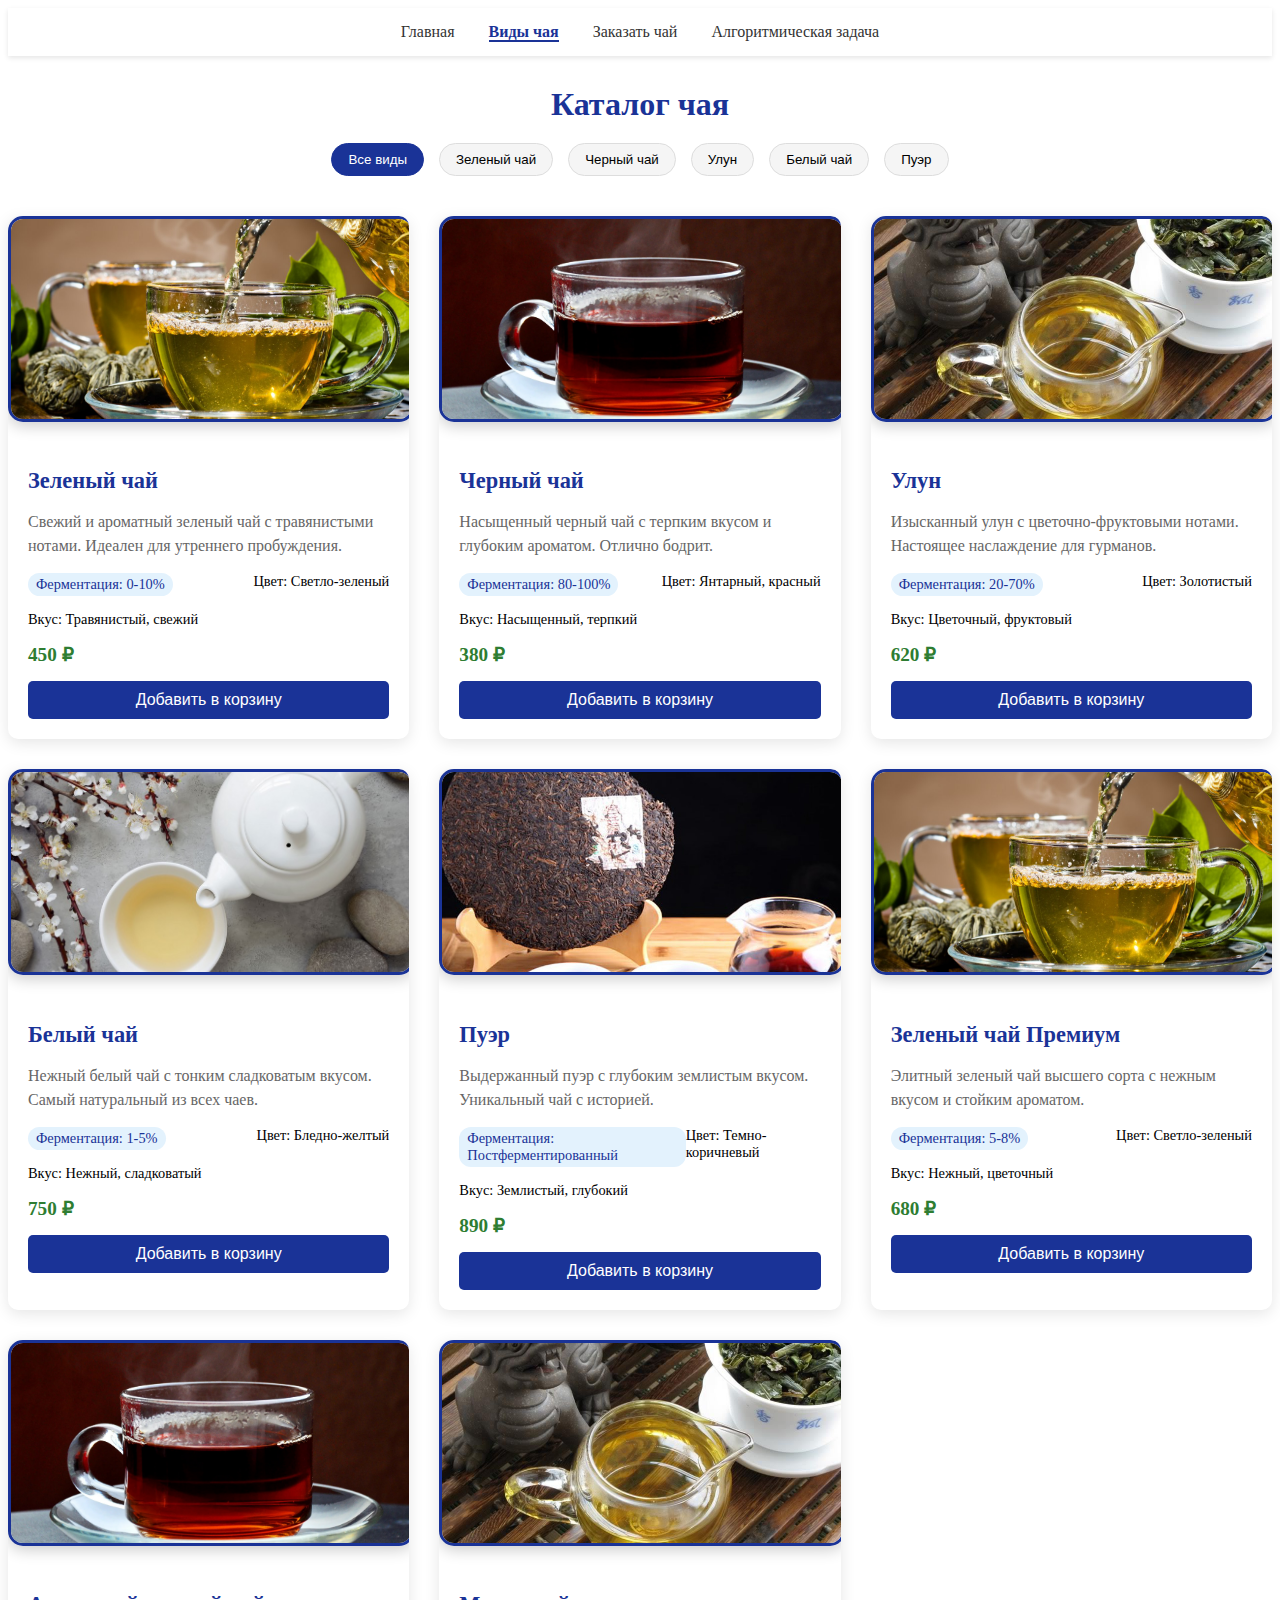
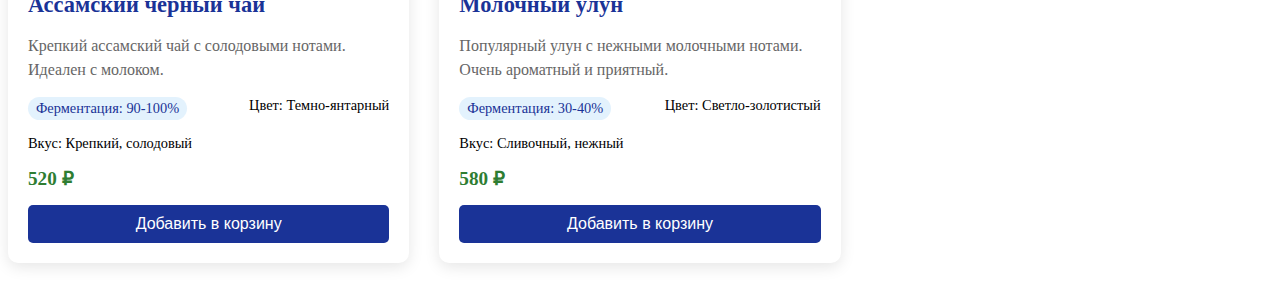
<file: index.html>
<!DOCTYPE html>
<html lang="ru">
<head>
    <meta charset="UTF-8">
    <meta name="viewport" content="width=device-width, initial-scale=1.0">
    <title>Чайная коллекция - Виды чая</title>
    <link rel="stylesheet" href="passport-image.css">
    <style>
        .tea-catalog {
            display: grid;
            grid-template-columns: repeat(auto-fill, minmax(300px, 1fr));
            gap: 30px;
            padding: 20px 0;
        }
        
        .tea-card {
            background: white;
            border-radius: 10px;
            overflow: hidden;
            box-shadow: 0 4px 15px rgba(0,0,0,0.1);
        }
        
        .tea-image {
            width: 100%;
            height: 200px;
            object-fit: cover;
        }
        
        .tea-info {
            padding: 20px;
        }
        
        .tea-name {
            font-size: 1.4rem;
            color: #1A3397;
            margin-bottom: 10px;
        }
        
        .tea-description {
            color: #666;
            margin-bottom: 15px;
            line-height: 1.5;
        }
        
        .tea-details {
            display: flex;
            justify-content: space-between;
            margin-bottom: 15px;
            font-size: 0.9rem;
        }
        
        .fermentation {
            background: #e3f2fd;
            padding: 3px 8px;
            border-radius: 12px;
            color: #1A3397;
        }
        
        .tea-price {
            font-size: 1.2rem;
            font-weight: bold;
            color: #2e7d32;
            margin-bottom: 15px;
        }
        
        .add-to-cart {
            background: #1A3397;
            color: white;
            border: none;
            padding: 10px 20px;
            border-radius: 5px;
            cursor: pointer;
            width: 100%;
            font-size: 1rem;
        }
        
        .cart-notification {
            position: fixed;
            top: 20px;
            right: 20px;
            background: #4caf50;
            color: white;
            padding: 15px 25px;
            border-radius: 5px;
            box-shadow: 0 4px 12px rgba(0,0,0,0.15);
            transform: translateX(150%);
            transition: transform 0.3s;
            z-index: 1000;
        }
        
        .cart-notification.show {
            transform: translateX(0);
        }
        
        .filter-container {
            display: flex;
            justify-content: center;
            gap: 15px;
            margin: 20px 0;
            flex-wrap: wrap;
        }
        
        .filter-btn {
            background: #f5f5f5;
            border: 1px solid #ddd;
            padding: 8px 16px;
            border-radius: 20px;
            cursor: pointer;
        }
        
        .filter-btn.active {
            background: #1A3397;
            color: white;
            border-color: #1A3397;
        }
        
        .page-title {
            text-align: center;
            margin: 30px 0;
            color: #1A3397;
        }
    </style>
</head>
<body>
    <nav style="background: #ffffff;">
        <a href="index1.html">Главная</a>
        <a href="index.html" class="active">Виды чая</a>
        <a href="form.html">Заказать чай</a>
        <a href="algorithm.html">Алгоритмическая задача</a>
    </nav>

    <div class="container">
        <h1 class="page-title">Каталог чая</h1>
        
        <div class="filter-container">
            <button class="filter-btn active" data-filter="all">Все виды</button>
            <button class="filter-btn" data-filter="green">Зеленый чай</button>
            <button class="filter-btn" data-filter="black">Черный чай</button>
            <button class="filter-btn" data-filter="oolong">Улун</button>
            <button class="filter-btn" data-filter="white">Белый чай</button>
            <button class="filter-btn" data-filter="puer">Пуэр</button>
        </div>
        
        <div class="tea-catalog" id="teaCatalog">
         
        </div>
    </div>
    
    <div class="cart-notification" id="cartNotification">
        Чай добавлен в корзину!
    </div>

    <script>
       
        const teas = [
            {
                id: 1,
                name: "Зеленый чай",
                type: "green",
                image: "green-tea.jpg",
                description: "Свежий и ароматный зеленый чай с травянистыми нотами. Идеален для утреннего пробуждения.",
                fermentation: "0-10%",
                color: "Светло-зеленый",
                taste: "Травянистый, свежий",
                price: 450
            },
            {
                id: 2,
                name: "Черный чай",
                type: "black",
                image: "black-tea.jpg",
                description: "Насыщенный черный чай с терпким вкусом и глубоким ароматом. Отлично бодрит.",
                fermentation: "80-100%",
                color: "Янтарный, красный",
                taste: "Насыщенный, терпкий",
                price: 380
            },
            {
                id: 3,
                name: "Улун",
                type: "oolong",
                image: "oolong-tea.jpg",
                description: "Изысканный улун с цветочно-фруктовыми нотами. Настоящее наслаждение для гурманов.",
                fermentation: "20-70%",
                color: "Золотистый",
                taste: "Цветочный, фруктовый",
                price: 620
            },
            {
                id: 4,
                name: "Белый чай",
                type: "white",
                image: "white-tea.jpg",
                description: "Нежный белый чай с тонким сладковатым вкусом. Самый натуральный из всех чаев.",
                fermentation: "1-5%",
                color: "Бледно-желтый",
                taste: "Нежный, сладковатый",
                price: 750
            },
            {
                id: 5,
                name: "Пуэр",
                type: "puer",
                image: "puer-tea.jpg",
                description: "Выдержанный пуэр с глубоким землистым вкусом. Уникальный чай с историей.",
                fermentation: "Постферментированный",
                color: "Темно-коричневый",
                taste: "Землистый, глубокий",
                price: 890
            },
            {
                id: 6,
                name: "Зеленый чай Премиум",
                type: "green",
                image: "green-tea.jpg",
                description: "Элитный зеленый чай высшего сорта с нежным вкусом и стойким ароматом.",
                fermentation: "5-8%",
                color: "Светло-зеленый",
                taste: "Нежный, цветочный",
                price: 680
            },
            {
                id: 7,
                name: "Ассамский черный чай",
                type: "black",
                image: "black-tea.jpg",
                description: "Крепкий ассамский чай с солодовыми нотами. Идеален с молоком.",
                fermentation: "90-100%",
                color: "Темно-янтарный",
                taste: "Крепкий, солодовый",
                price: 520
            },
            {
                id: 8,
                name: "Молочный улун",
                type: "oolong",
                image: "oolong-tea.jpg",
                description: "Популярный улун с нежными молочными нотами. Очень ароматный и приятный.",
                fermentation: "30-40%",
                color: "Светло-золотистый",
                taste: "Сливочный, нежный",
                price: 580
            }
        ];

        
        function renderTeas(teasToRender) {
            const catalog = document.getElementById('teaCatalog');
            catalog.innerHTML = '';
            
            teasToRender.forEach(tea => {
                const teaCard = document.createElement('div');
                teaCard.className = 'tea-card';
                teaCard.dataset.type = tea.type;
                
                teaCard.innerHTML = `
                    <img src="${tea.image}" alt="${tea.name}" class="tea-image">
                    <div class="tea-info">
                        <h3 class="tea-name">${tea.name}</h3>
                        <p class="tea-description">${tea.description}</p>
                        <div class="tea-details">
                            <span class="fermentation">Ферментация: ${tea.fermentation}</span>
                            <span>Цвет: ${tea.color}</span>
                        </div>
                        <div class="tea-details">
                            <span>Вкус: ${tea.taste}</span>
                        </div>
                        <div class="tea-price">${tea.price} ₽</div>
                        <button class="add-to-cart" data-id="${tea.id}">Добавить в корзину</button>
                    </div>
                `;
                
                catalog.appendChild(teaCard);
            });
            

            document.querySelectorAll('.add-to-cart').forEach(button => {
                button.addEventListener('click', function() {
                    const teaId = this.getAttribute('data-id');
                    addToCart(teaId);
                });
            });
        }

       
        function addToCart(teaId) {
            const notification = document.getElementById('cartNotification');
            notification.classList.add('show');
            
            setTimeout(() => {
                notification.classList.remove('show');
            }, 2000);
            
           
            console.log(`Чай с ID ${teaId} добавлен в корзину`);
        }

    
        function filterTeas(filter) {
            const filterButtons = document.querySelectorAll('.filter-btn');
            filterButtons.forEach(btn => {
                if (btn.getAttribute('data-filter') === filter) {
                    btn.classList.add('active');
                } else {
                    btn.classList.remove('active');
                }
            });
            
            if (filter === 'all') {
                renderTeas(teas);
            } else {
                const filteredTeas = teas.filter(tea => tea.type === filter);
                renderTeas(filteredTeas);
            }
        }

       
        document.addEventListener('DOMContentLoaded', function() {
            renderTeas(teas);
            
            document.querySelectorAll('.filter-btn').forEach(button => {
                button.addEventListener('click', function() {
                    const filter = this.getAttribute('data-filter');
                    filterTeas(filter);
                });
            });
        });
    </script>
</body>
</html>
</file>
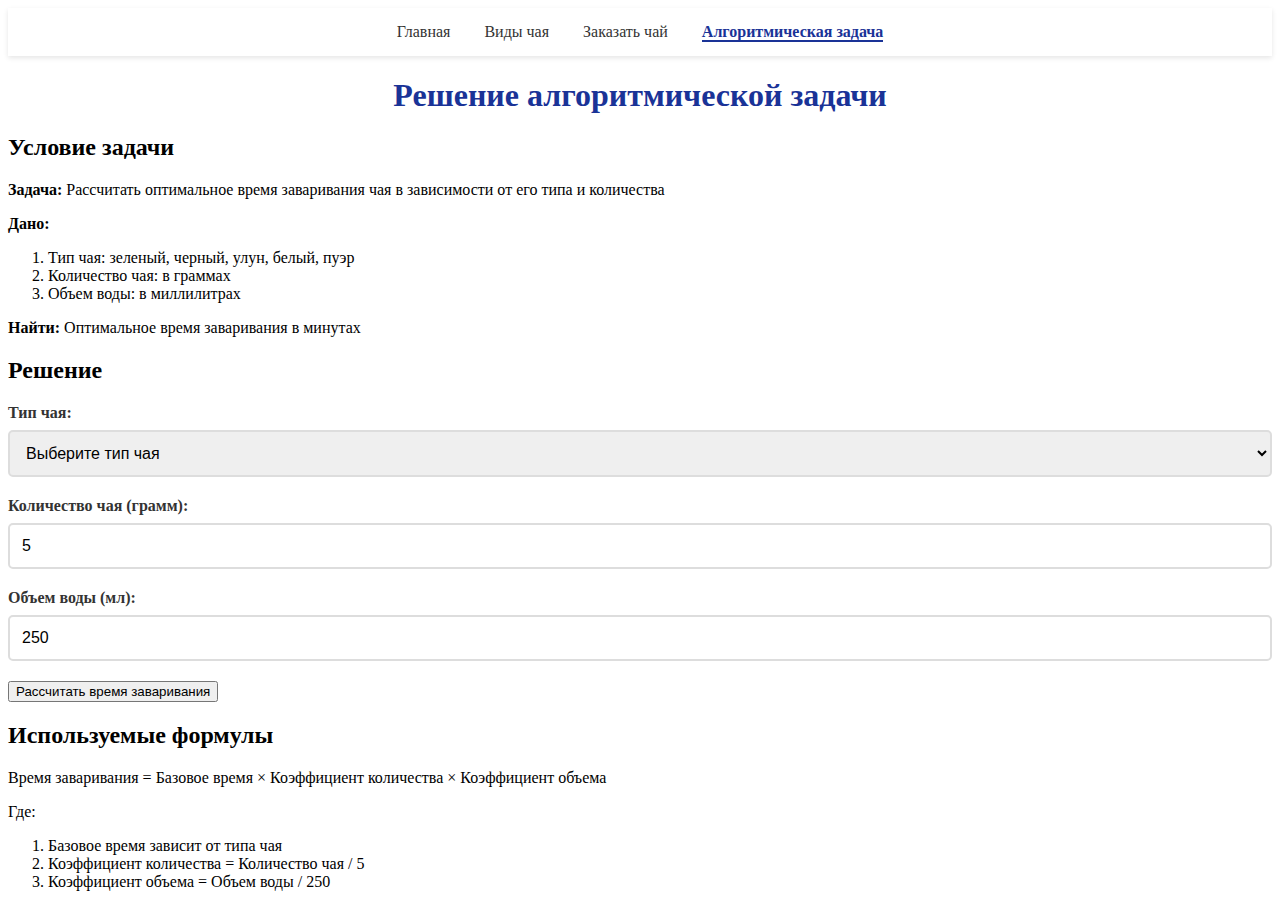
<file: algorithm.html>
<!DOCTYPE html>
<html lang="ru">

<head>
    <meta charset="UTF-8">
    <meta name="viewport" content="width=device-width, initial-scale=1.0">
    <title>Чайная коллекция - Решение алгоритмической задачи</title>
    <link rel="stylesheet" href="passport-image.css">
</head>

<body>
    <nav style="background: #ffffff;">
        <a href="index1.html">Главная</a>
        <a href="index.html">Виды чая</a>
        <a href="form.html">Заказать чай</a>
        <a href="algorithm.html" class="active">Алгоритмическая задача</a>
    </nav>

    <div class="container">
        <h1>Решение алгоритмической задачи</h1>

        
        <div class="task-section">
            <h2>Условие задачи</h2>
            <div class="task-condition">
                <p><strong>Задача:</strong> Рассчитать оптимальное время заваривания чая в зависимости от его типа и количества</p>
                <p><strong>Дано:</strong></p>
                <ol>
                    <li>Тип чая: зеленый, черный, улун, белый, пуэр</li>
                    <li>Количество чая: в граммах</li>
                    <li>Объем воды: в миллилитрах</li>
                </ol>
                <p><strong>Найти:</strong> Оптимальное время заваривания в минутах</p>
            </div>
        </div>

        
        <div class="solution-section">
            <h2>Решение</h2>
            <form id="teaBrewingForm">
                <div class="form-group">
                    <label for="teaType">Тип чая:</label>
                    <select id="teaType" name="teaType" required>
                        <option value="">Выберите тип чая</option>
                        <option value="green">Зеленый чай</option>
                        <option value="black">Черный чай</option>
                        <option value="oolong">Улун</option>
                        <option value="white">Белый чай</option>
                        <option value="puer">Пуэр</option>
                    </select>
                </div>

                <div class="form-group">
                    <label for="teaAmount">Количество чая (грамм):</label>
                    <input type="number" id="teaAmount" name="teaAmount" min="1" max="50" value="5" required>
                </div>

                <div class="form-group">
                    <label for="waterVolume">Объем воды (мл):</label>
                    <input type="number" id="waterVolume" name="waterVolume" min="100" max="1000" value="250" required>
                </div>

                <button type="button" onclick="calculateBrewingTime()">Рассчитать время заваривания</button>
            </form>

            
            <div id="result" class="result-section" style="display: none;">
                <h3>Результат:</h3>
                <p id="resultText"></p>
                <div id="calculationDetails"></div>
            </div>
        </div>

        
        <div class="formula-section">
            <h2>Используемые формулы</h2>
            <p>Время заваривания = Базовое время × Коэффициент количества × Коэффициент объема</p>
            <p>Где:</p>
            <ol>
                <li>Базовое время зависит от типа чая</li>
                <li>Коэффициент количества = Количество чая / 5</li>
                <li>Коэффициент объема = Объем воды / 250</li>
            </ol>
        </div>
    </div>


    <script>
        function calculateBrewingTime() {
            
            const teaType = document.getElementById('teaType').value;
            const teaAmount = parseFloat(document.getElementById('teaAmount').value);
            const waterVolume = parseFloat(document.getElementById('waterVolume').value);

            
            if (!teaType) {
                alert('Пожалуйста, выберите тип чая');
                return;
            }

            
            const baseTimes = {
                'green': 3,    
                'black': 5,    
                'oolong': 4,  
                'white': 7,    
                'puer': 2      
            };

            
            const teaNames = {
                'green': 'Зеленый чай',
                'black': 'Черный чай',
                'oolong': 'Улун',
                'white': 'Белый чай',
                'puer': 'Пуэр'
            };

            
            const amountCoefficient = teaAmount / 5;          
            const volumeCoefficient = waterVolume / 250;      

            
            const baseTime = baseTimes[teaType];
            const totalTime = baseTime * amountCoefficient * volumeCoefficient;

            
            const roundedTime = Math.round(totalTime * 10) / 10;

            
            const resultText = `Для ${teaNames[teaType]} (${teaAmount}г на ${waterVolume}мл) оптимальное время заваривания: <strong>${roundedTime} минут</strong>`;
            
            const details = `
                <p><strong>Детали расчета:</strong></p>
                <ol>
                    <li>Базовое время для ${teaNames[teaType]}: ${baseTime} мин</li>
                    <li>Коэффициент количества (${teaAmount}г / 5г): ${amountCoefficient.toFixed(2)}</li>
                    <li>Коэффициент объема (${waterVolume}мл / 250мл): ${volumeCoefficient.toFixed(2)}</li>
                    <li>Итог: ${baseTime} × ${amountCoefficient.toFixed(2)} × ${volumeCoefficient.toFixed(2)} = ${roundedTime} мин</li>
                </ol>
            `;

            
            document.getElementById('resultText').innerHTML = resultText;
            document.getElementById('calculationDetails').innerHTML = details;
            document.getElementById('result').style.display = 'block';
        }

        
        document.getElementById('teaBrewingForm').addEventListener('keypress', function(e) {
            if (e.key === 'Enter') {
                e.preventDefault();
                calculateBrewingTime();
            }
        });
    </script>
</body>

</html>
</file>
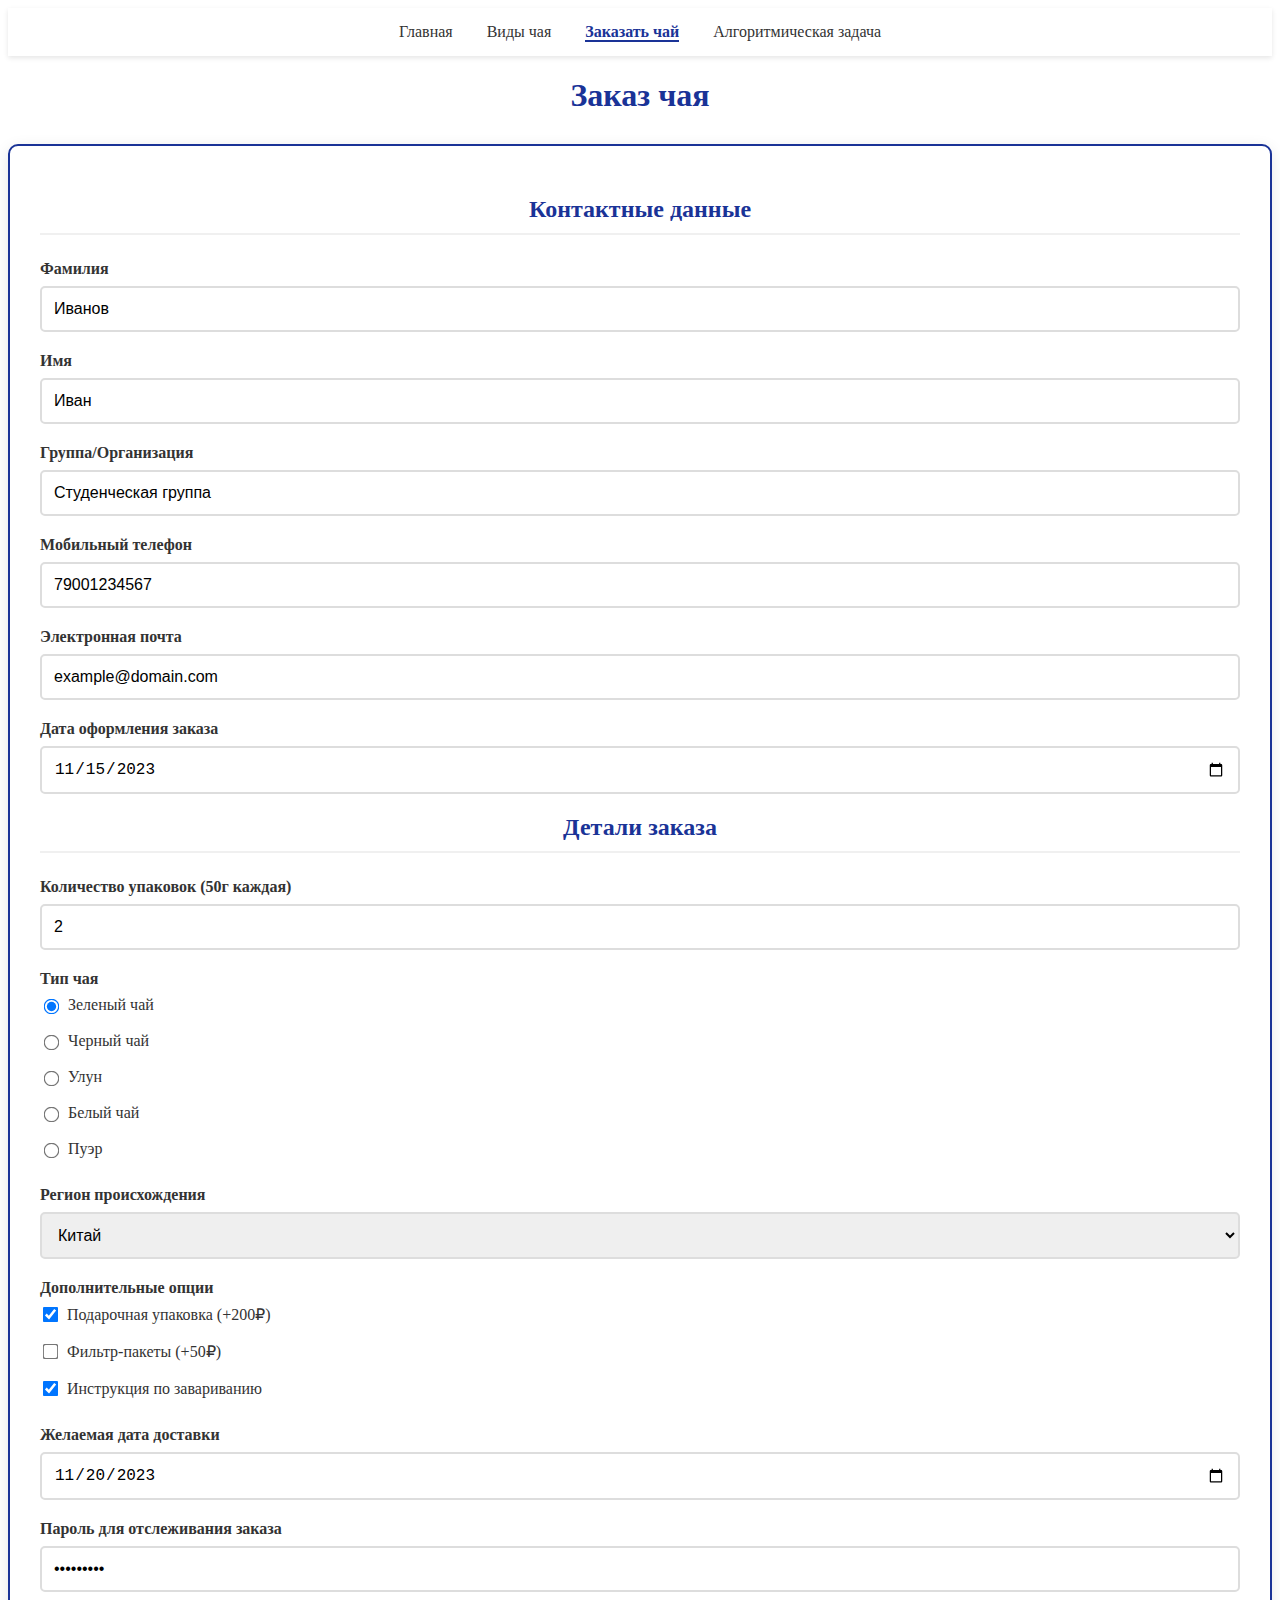
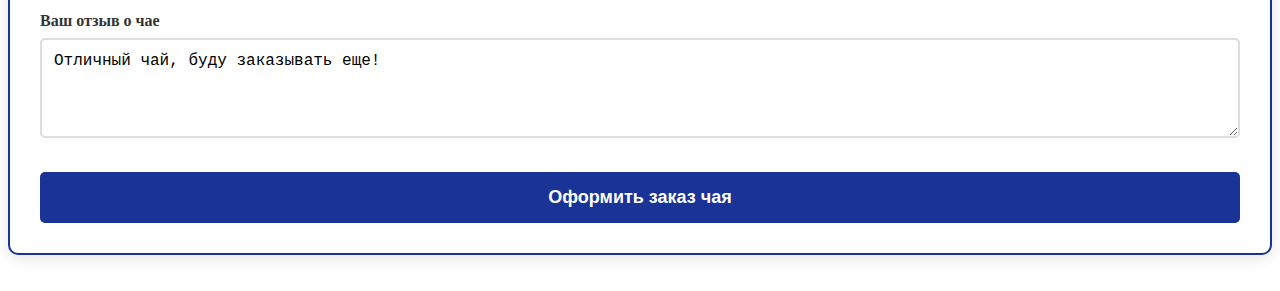
<file: form.html>
<!DOCTYPE html>
<html lang="ru">
<head>
    <meta charset="UTF-8">
    <meta name="viewport" content="width=device-width, initial-scale=1.0">
    <title>Чайная коллекция - Заказ чая</title>
    <link rel="stylesheet" href="passport-image.css">
</head>

<body>
    <nav style="background: #ffffff;">
        <a href="index1.html">Главная</a>
        <a href="index.html">Виды чая</a>
        <a href="form.html" class="active">Заказать чай</a>
        <a href="algorithm.html">Алгоритмическая задача</a>
    </nav>

    <div class="container">
        <h1>Заказ чая</h1>

        <form id="teaOrderForm" action="https://httpbin.org/post" method="POST" class="order-form">
            <h2>Контактные данные</h2>
            
            <div class="form-row">
                <div class="form-group">
                    <label for="customer_lastname" class="required">Фамилия</label>
                    <input type="text" id="customer_lastname" name="customer_lastname" value="Иванов" required>
                </div>

                <div class="form-group">
                    <label for="customer_firstname" class="required">Имя</label>
                    <input type="text" id="customer_firstname" name="customer_firstname" value="Иван" required>
                </div>
            </div>

            <div class="form-group">
                <label for="customer_group" class="required">Группа/Организация</label>
                <input type="text" id="customer_group" name="customer_group" value="Студенческая группа" required>
            </div>

            <div class="form-row">
                <div class="form-group">
                    <label for="customer_phone" class="required">Мобильный телефон</label>
                    <input type="tel" id="customer_phone" name="customer_phone" pattern="[0-9]{11}" value="79001234567" required>
                </div>

                <div class="form-group">
                    <label for="customer_email" class="required">Электронная почта</label>
                    <input type="email" id="customer_email" name="customer_email" value="example@domain.com" required>
                </div>
            </div>

            <div class="form-group">
                <label for="order_date">Дата оформления заказа</label>
                <input type="date" id="order_date" name="order_date" value="2023-11-15">
            </div>

            <h2>Детали заказа</h2>

            <div class="form-group">
                <label for="tea_quantity" class="required">Количество упаковок (50г каждая)</label>
                <input type="number" id="tea_quantity" name="tea_quantity" min="1" max="10" value="2" required>
            </div>

            <div class="form-group">
                <label class="required">Тип чая</label>
                <div class="radio-group">
                    <label>
                        <input type="radio" name="tea_type" value="green" checked>
                        Зеленый чай
                    </label>
                    <label>
                        <input type="radio" name="tea_type" value="black">
                        Черный чай
                    </label>
                    <label>
                        <input type="radio" name="tea_type" value="oolong">
                        Улун
                    </label>
                    <label>
                        <input type="radio" name="tea_type" value="white">
                        Белый чай
                    </label>
                    <label>
                        <input type="radio" name="tea_type" value="pu-erh">
                        Пуэр
                    </label>
                </div>
            </div>

            <div class="form-group">
                <label for="tea_origin">Регион происхождения</label>
                <select id="tea_origin" name="tea_origin">
                    <option value="china" selected>Китай</option>
                    <option value="india">Индия</option>
                    <option value="sri-lanka">Шри-Ланка</option>
                    <option value="japan">Япония</option>
                    <option value="taiwan">Тайвань</option>
                </select>
            </div>

            <div class="form-group">
                <label>Дополнительные опции</label>
                <div class="checkbox-group">
                    <label>
                        <input type="checkbox" name="gift_pack" value="yes" checked>
                        Подарочная упаковка (+200₽)
                    </label>
                    <label>
                        <input type="checkbox" name="tea_filter" value="yes">
                        Фильтр-пакеты (+50₽)
                    </label>
                    <label>
                        <input type="checkbox" name="brewing_instructions" value="yes" checked>
                        Инструкция по завариванию
                    </label>
                </div>
            </div>

            <div class="form-group">
                <label for="delivery_date">Желаемая дата доставки</label>
                <input type="date" id="delivery_date" name="delivery_date" value="2023-11-20">
            </div>

            <div class="form-group">
                <label for="order_password" class="required">Пароль для отслеживания заказа</label>
                    <input type="password" id="order_password" name="order_password" value="secure123" required minlength="6">
                </div>

                <div class="form-group">
                    <label for="tea_review">Ваш отзыв о чае</label>
                    <textarea id="tea_review" name="tea_review" rows="4" placeholder="Поделитесь вашими впечатлениями о чае...">Отличный чай, буду заказывать еще!</textarea>
                </div>

                <button type="submit" class="submit-btn">Оформить заказ чая</button>
            </form>
        </div>

        <script>
            document.getElementById('teaOrderForm').addEventListener('submit', function(e) {
                e.preventDefault();
                const form = e.target;
                const formData = new FormData(form);
                for (let [key, value] of formData.entries()) {
                    console.log(`${key}: ${value}`);
                }
                
                fetch(form.action, {
                    method: form.method,
                    body: formData
                })
                .then(response => response.json())
                .then(data => {
                    console.log('Успешно отправлено:', data);
                    alert('Ваш заказ успешно оформлен!');
                })
                .catch(error => {
                    console.error('Ошибка:', error);
                    alert('Произошла ошибка при оформлении заказа. Пожалуйста, попробуйте еще раз.');
                });
            });
        </script>
    </body>
    </html>
</file>
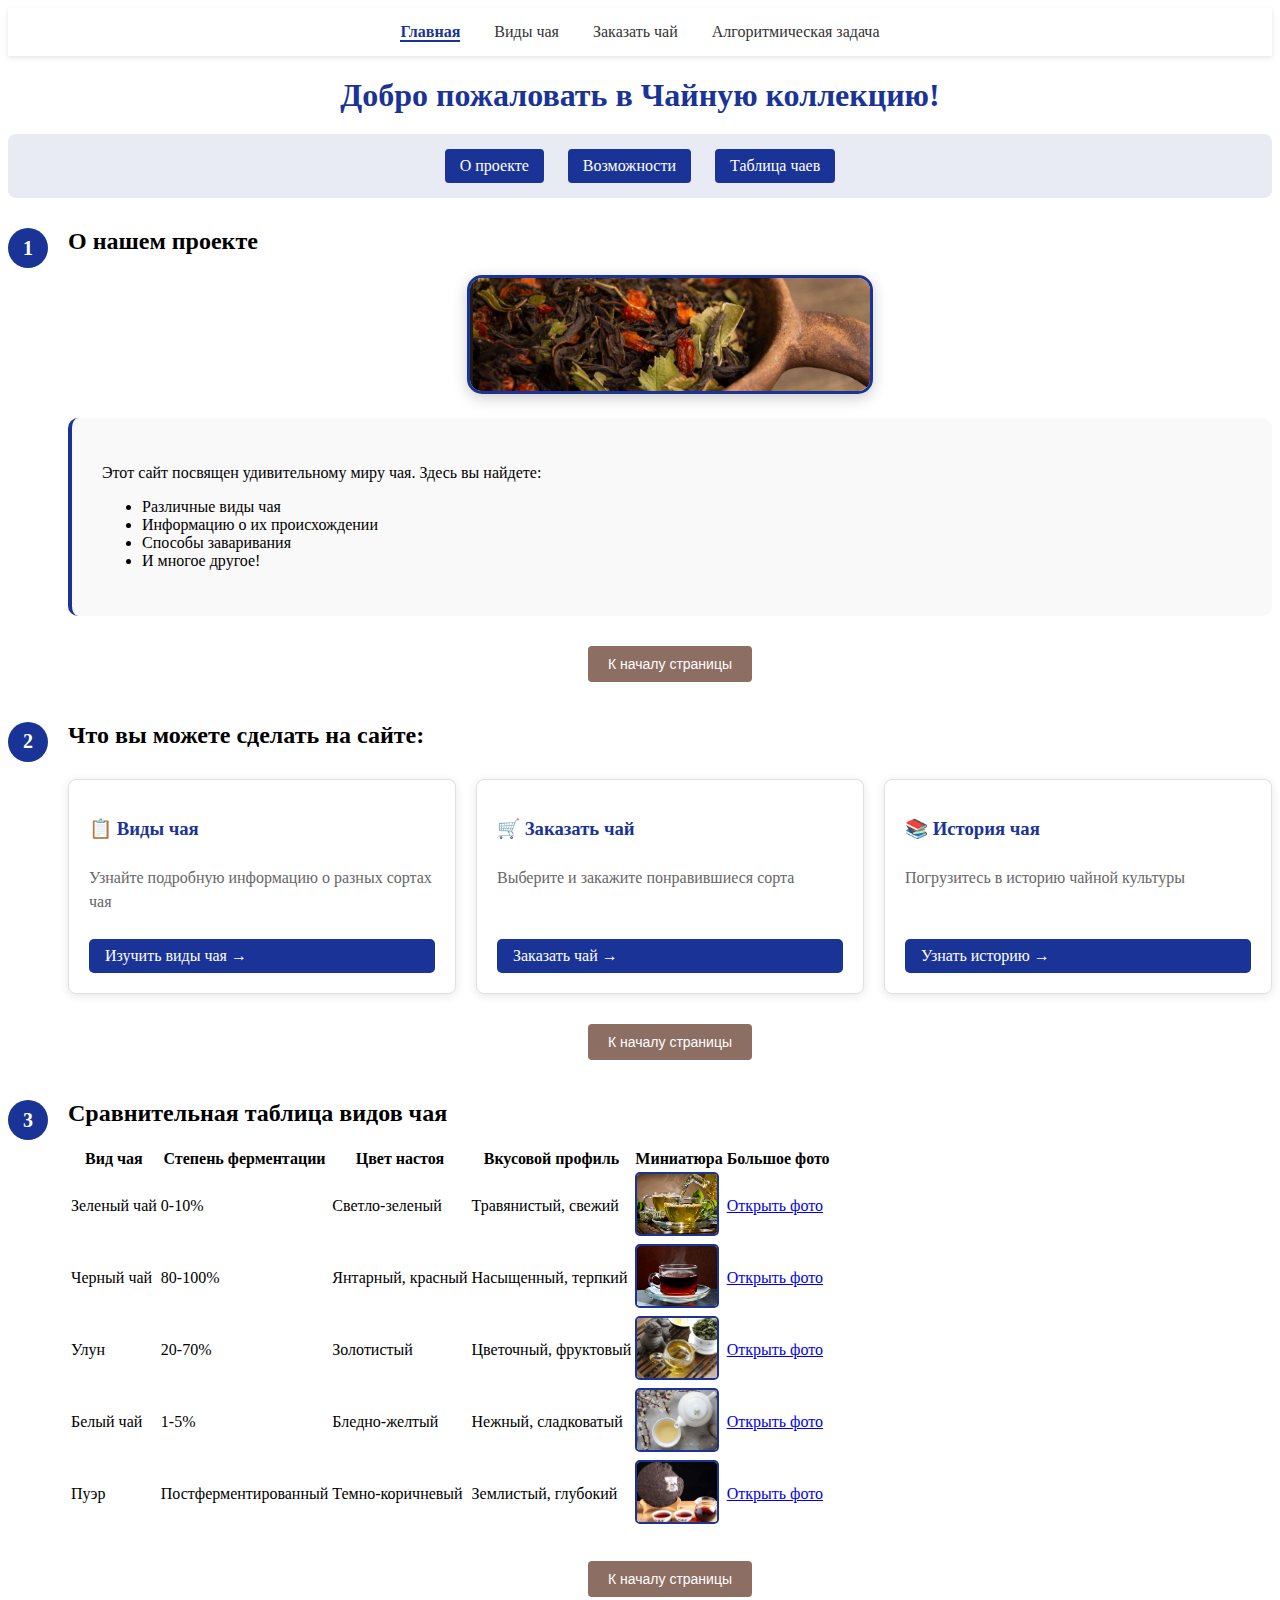
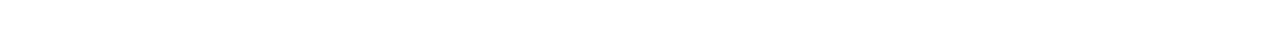
<file: index1.html>
<!DOCTYPE html>
<html lang="ru">

<head>
    <meta charset="UTF-8">
    <meta name="viewport" content="width=device-width, initial-scale=1.0">
    <title>Чайная коллекция - Главная</title>
    <link rel="stylesheet" href="passport-image.css">
    <script src="script.js" defer></script>
    <style>
        .numbered-sections {
            counter-reset: section-counter;
            margin: 30px 0;
        }
        
        .numbered-section {
            position: relative;
            padding-left: 60px;
            margin-bottom: 40px;
            min-height: 120px;
        }
        
        .numbered-section::before {
            counter-increment: section-counter;
            content: counter(section-counter);
            position: absolute;
            left: 0;
            top: 0;
            width: 40px;
            height: 40px;
            background: #1A3397;
            color: white;
            border-radius: 50%;
            display: flex;
            align-items: center;
            justify-content: center;
            font-size: 20px;
            font-weight: bold;
        }
        
        .back-to-top {
            text-align: center;
            margin: 30px 0;
        }
        
        .back-to-top a {
            display: inline-block;
            padding: 10px 20px;
            background: #8d6e63;
            color: white;
            text-decoration: none;
            border-radius: 4px;
            transition: background 0.3s;
            font-family: Arial, sans-serif;
            font-size: 14px;
        }
        
        .back-to-top a:hover {
            background: #6d4c41;
            transform: translateY(-2px);
        }
        
        .page-nav {
            background: rgba(26, 51, 151, 0.1);
            padding: 15px;
            border-radius: 8px;
            margin: 20px 0;
            text-align: center;
        }
        
        .page-nav a {
            display: inline-block;
            margin: 0 10px;
            padding: 8px 15px;
            background: #1A3397;
            color: white;
            text-decoration: none;
            border-radius: 4px;
            transition: background 0.3s;
        }
        
        .page-nav a:hover {
            background: #0f2161;
        }
    </style>
</head>

<body>
    <nav style="background: #ffffff;">
        <a href="index1.html" class="active">Главная</a>
        <a href="index.html">Виды чая</a>
        <a href="form.html">Заказать чай</a>
        <a href="algorithm.html">Алгоритмическая задача</a>
    </nav>

    <div class="container">
        <h1 id="top">Добро пожаловать в Чайную коллекцию!</h1>
        
        
        <div class="page-nav">
            <a href="#about">О проекте</a>
            <a href="#features">Возможности</a>
            <a href="#tea-table">Таблица чаев</a>
        </div>
        
     
        <div class="numbered-sections">
            
            <div class="numbered-section" id="about">
                <h2>О нашем проекте</h2>
                <div class="tea-image-container">
                    <img src="tea.png" alt="Чайная коллекция" class="tea-image">
                </div>
                
                <div class="welcome-section">
                    <p>Этот сайт посвящен удивительному миру чая. Здесь вы найдете:</p>
                    <ul>
                        <li>Различные виды чая</li>
                        <li>Информацию о их происхождении</li>
                        <li>Способы заваривания</li>
                        <li>И многое другое!</li>
                    </ul>
                </div>

                <div class="back-to-top">
                    <a href="#top">К началу страницы</a>
                </div>
            </div>

            <div class="numbered-section" id="features">
                <h2>Что вы можете сделать на сайте:</h2>
                
                <div class="features">
                    <div class="feature-item">
                        <h3>📋 Виды чая</h3>
                        <p>Узнайте подробную информацию о разных сортах чая</p>
                        <a href="https://www.chay.info/articles/klassifikatsiya-v-mire-chaya.html?srsltid=AfmBOooGgbzB7J_fp0owCRgqE-O6WMQFI-mXyV4W-JQxFD7hdOZD8Bj4" class="feature-link">
                            Изучить виды чая →
                        </a>
                    </div>
                    
                    <div class="feature-item">
                        <h3>🛒 Заказать чай</h3>
                        <p>Выберите и закажите понравившиеся сорта</p>
                        <a href="form.html" class="feature-link">
                            Заказать чай →
                        </a>
                    </div>
                    
                    <div class="feature-item">
                        <h3>📚 История чая</h3>
                        <p>Погрузитесь в историю чайной культуры</p>
                        <a href="https://arzamas.academy/materials/2229" class="feature-link">
                            Узнать историю →
                        </a>
                    </div>
                </div>

                <div class="back-to-top">
                    <a href="#top">К началу страницы</a>
                </div>
            </div>

          
            <div class="numbered-section" id="tea-table">
                <h2>Сравнительная таблица видов чая</h2>
                
                <table class="tea-comparison-table">
                    <thead>
                        <tr>
                            <th>Вид чая</th>
                            <th>Степень ферментации</th>
                            <th>Цвет настоя</th>
                            <th>Вкусовой профиль</th>
                            <th>Миниатюра</th>
                            <th>Большое фото</th>
                        </tr>
                    </thead>
                    <tbody>
                        <tr>
                            <td>Зеленый чай</td>
                            <td>0-10%</td>
                            <td>Светло-зеленый</td>
                            <td>Травянистый, свежий</td>
                            <td>
                                <a href="green-tea.jpg" target="_blank">
                                    <img src="green-tea.jpg" alt="Зеленый чай" class="tea-thumbnail">
                                </a>
                            </td>
                            <td>
                                <a href="green-tea.jpg" target="_blank" class="photo-link">Открыть фото</a>
                            </td>
                        </tr>
                        <tr>
                            <td>Черный чай</td>
                            <td>80-100%</td>
                            <td>Янтарный, красный</td>
                            <td>Насыщенный, терпкий</td>
                            <td>
                                <a href="black-tea.jpg" target="_blank">
                                    <img src="black-tea.jpg" alt="Черный чай" class="tea-thumbnail">
                                </a>
                            </td>
                            <td>
                                <a href="black-tea.jpg" target="_blank" class="photo-link">Открыть фото</a>
                            </td>
                        </tr>
                        <tr>
                            <td>Улун</td>
                            <td>20-70%</td>
                            <td>Золотистый</td>
                            <td>Цветочный, фруктовый</td>
                            <td>
                                <a href="oolong-tea.jpg" target="_blank">
                                    <img src="oolong-tea.jpg" alt="Чай Улун" class="tea-thumbnail">
                                </a>
                            </td>
                            <td>
                                <a href="oolong-tea.jpg" target="_blank" class="photo-link">Открыть фото</a>
                            </td>
                        </tr>
                        <tr>
                            <td>Белый чай</td>
                            <td>1-5%</td>
                            <td>Бледно-желтый</td>
                            <td>Нежный, сладковатый</td>
                            <td>
                                <a href="white-tea.jpg" target="_blank">
                                    <img src="white-tea.jpg" alt="Белый чай" class="tea-thumbnail">
                                </a>
                            </td>
                            <td>
                                <a href="white-tea.jpg" target="_blank" class="photo-link">Открыть фото</a>
                            </td>
                        </tr>
                        <tr>
                            <td>Пуэр</td>
                            <td>Постферментированный</td>
                            <td>Темно-коричневый</td>
                            <td>Землистый, глубокий</td>
                            <td>
                                <a href="puer-tea.jpg" target="_blank">
                                    <img src="puer-tea.jpg" alt="Чай Пуэр" class="tea-thumbnail">
                                </a>
                            </td>
                            <td>
                                <a href="puer-tea.jpg" target="_blank" class="photo-link">Открыть фото</a>
                            </td>
                        </tr>
                    </tbody>
                </table>

                <div class="back-to-top">
                    <a href="#top">К началу страницы</a>
                </div>
            </div>
        </div>
    </div>
</body>
</html>
</file>
<file: passport-image.css>
.scaled-photo {
    max-width: 400px;
    width: 100%;
    height: auto;
    border-radius: 8px;
    box-shadow: 0 4px 8px rgba(0,0,0,0.2);
    display: block;
    margin: 20px auto;
    border: 2px solid #ddd;
}


.photo-container {
    text-align: center;
    margin: 20px 0;
    padding: 10px;
    background: #f9f9f9;
    border-radius: 10px;
}

.photo-container {
    position: relative; 
    display: inline-block;
    width: 400px; 
}

.scaled-photo {
    width: 400px; 
    height: auto;
    display: block;
}

.passport-text {
    position: absolute; 
    top: 0;
    left: 0;
    width: 100%;
    height: 100%;
    color: black;
    font-family: Arial, sans-serif;
    pointer-events: none; 
}

.text-mvd {
    position: absolute;
    top: 100px;
    left: 90px;
    margin: 0;
    font-size: 14px;
}

.text-date {
    position: absolute;
    top: 170px;
    left: 80px;
    margin: 0;
    font-size: 14px;
}

.text-surname {
    position: absolute;
    top: 380px;
    left: 190px;
    margin: 0;
    font-size: 16px;
    font-weight: bold;
}

.text-name {
    position: absolute;
    top: 410px;
    left: 190px;
    margin: 0;
    font-size: 16px;
    font-weight: bold;
}

.text-patronymic {
    position: absolute;
    top: 440px;
    left: 190px;
    margin: 0;
    font-size: 16px;
    font-weight: bold;
}

.text-birthdate {
    position: absolute;
    top: 460px;
    left: 300px;
    margin: 0;
    font-size: 14px;
}

.text-birthplace {
    position: absolute;
    top: 500px;
    left: 200px;
    margin: 0;
    font-size: 14px;
}

.spacer {
    display: inline-block;
    width: 80px;
}


.feature-link {
    display: inline-block;
    margin-top: 15px;
    padding: 8px 16px;
    background: #1A3397;
    color: white;
    text-decoration: none;
    border-radius: 5px;
    font-weight: 500;
    transition: background 0.3s ease;
}

.feature-link:hover {
    background: #152a7a;
    color: white;
}


.tea-image-container {
    text-align: center;
    margin: 20px 0;
}

.tea-image {
    max-width: 400px;
    width: 100%;
    height: auto;
    border-radius: 15px;
    box-shadow: 0 4px 15px rgba(0,0,0,0.2);
    border: 3px solid #1A3397;
}


.welcome-section {
    background: #f9f9f9;
    padding: 30px;
    border-radius: 10px;
    margin: 20px 0;
    border-left: 4px solid #1A3397;
}

.features {
    display: grid;
    grid-template-columns: repeat(auto-fit, minmax(300px, 1fr));
    gap: 20px;
    margin: 30px 0;
}

.feature-item {
    background: white;
    padding: 20px;
    border-radius: 8px;
    box-shadow: 0 2px 10px rgba(0,0,0,0.1);
    border: 1px solid #e0e0e0;
    display: flex;
    flex-direction: column;
}

.feature-item h3 {
    color: #1A3397;
    margin-bottom: 10px;
}

.feature-item p {
    color: #666;
    line-height: 1.5;
    flex-grow: 1;
    margin-bottom: 10px;
}

.container h1 {
    text-align: center;
    color: #1A3397;
    margin-bottom: 10px;
}


nav {
    padding: 15px;
    text-align: center;
    box-shadow: 0 2px 5px rgba(0,0,0,0.1);
}

nav a {
    margin: 0 15px;
    text-decoration: none;
    color: #333;
    font-weight: 500;
}

nav a.active {
    color: #1A3397;
    font-weight: bold;
}

nav a:hover {
    color: #1A3397;
}


.order-form {
    background: white;
    padding: 30px;
    border-radius: 10px;
    box-shadow: 0 4px 15px rgba(0,0,0,0.1);
    margin: 30px 0;
    border: 2px solid #1A3397;
}

.order-form h2 {
    color: #1A3397;
    margin-bottom: 25px;
    text-align: center;
    border-bottom: 2px solid #f0f0f0;
    padding-bottom: 10px;
}

.form-group {
    margin-bottom: 20px;
}

.form-group label {
    display: block;
    margin-bottom: 8px;
    font-weight: 600;
    color: #333;
}

.form-group input[type="text"],
.form-group input[type="email"],
.form-group input[type="tel"],
.form-group input[type="number"],
.form-group input[type="date"],
.form-group input[type="password"],
.form-group textarea,
.form-group select {
    width: 100%;
    padding: 12px;
    border: 2px solid #ddd;
    border-radius: 5px;
    font-size: 16px;
    transition: border-color 0.3s ease;
    box-sizing: border-box;
}

.form-group input:focus,
.form-group textarea:focus,
.form-group select:focus {
    border-color: #1A3397;
    outline: none;
}


.radio-group,
.checkbox-group {
    display: flex;
    flex-direction: column;
    gap: 10px;
}

.radio-group label,
.checkbox-group label {
    display: flex;
    align-items: center;
    font-weight: normal;
    cursor: pointer;
}

.radio-group input[type="radio"],
.checkbox-group input[type="checkbox"] {
    margin-right: 10px;
    transform: scale(1.2);
}


.submit-btn {
    width: 100%;
    padding: 15px;
    background: #1A3397;
    color: white;
    border: none;
    border-radius: 5px;
    font-size: 18px;
    font-weight: 600;
    cursor: pointer;
    transition: background 0.3s ease;
    margin-top: 10px;
}

.submit-btn:hover {
    background: #152a7a;
}


@media (max-width: 768px) {
    .order-form {
        padding: 20px;
        margin: 20px 0;
    }
    
    .radio-group,
    .checkbox-group {
        gap: 8px;
    }
}


.tea-thumbnail {
    width: 80px;
    height: 60px;
    object-fit: cover;
    border-radius: 5px;
    border: 2px solid #1A3397;
}


nav {
    padding: 15px;
    text-align: center;
    box-shadow: 0 2px 5px rgba(0,0,0,0.1);
}

nav a {
    margin: 0 15px;
    text-decoration: none;
    color: #333;
    font-weight: 500;
    transition: color 0.3s ease;
}

nav a.active {
    color: #1A3397;
    font-weight: bold;
    border-bottom: 2px solid #1A3397;
}

nav a:hover {
    color: #1A3397;
}
</file>
